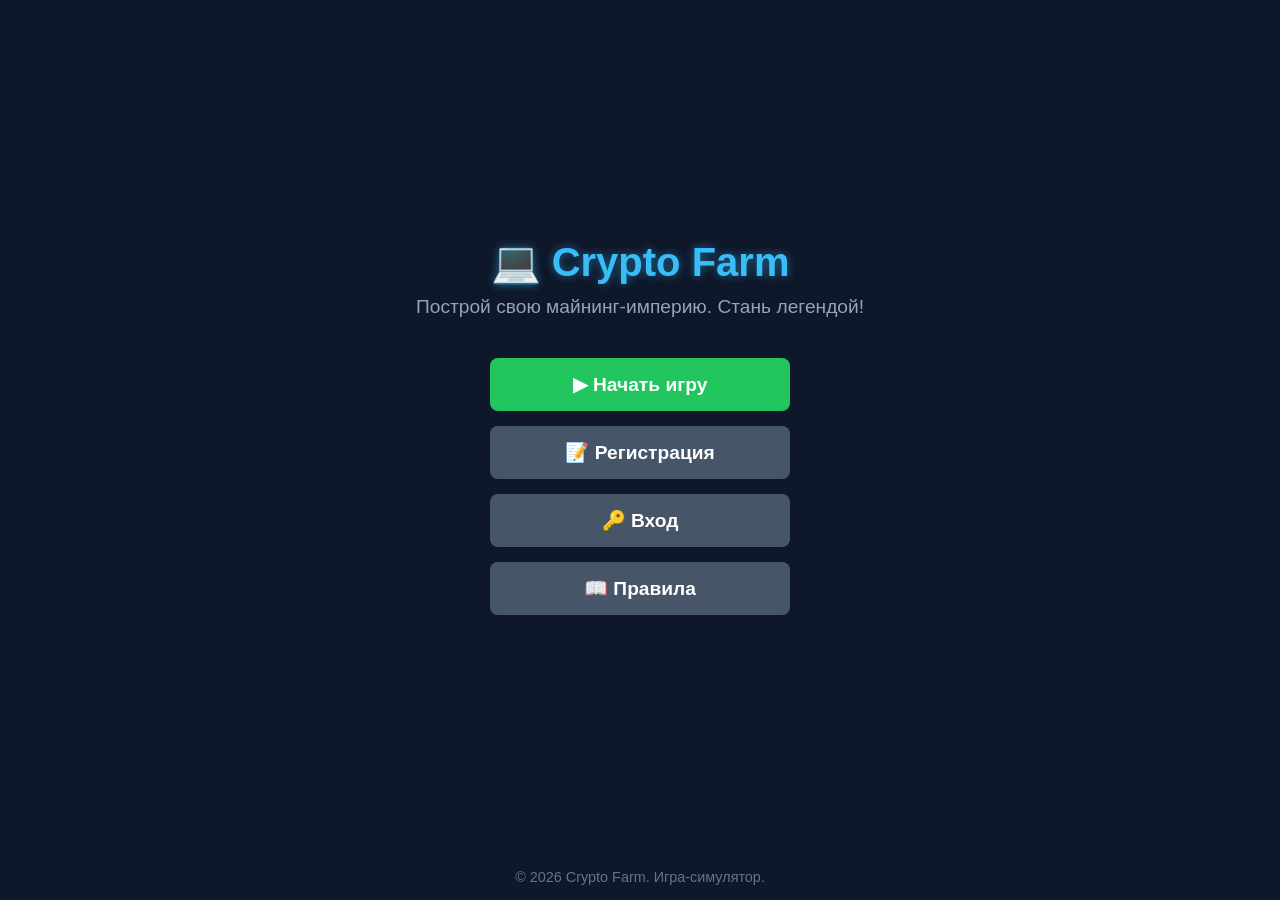
<file: index.html>
<!DOCTYPE html>
<html lang="ru">
<head>
    <meta charset="UTF-8">
    <meta name="viewport" content="width=device-width, initial-scale=1.0">
    <title>Crypto Farm — Симулятор Майнинга</title>
    <link rel="stylesheet" href="style.css">
</head>
<body class="menu-page">

    <div class="container">
        <h1>💻 Crypto Farm</h1>
        <p class="subtitle">Построй свою майнинг-империю. Стань легендой!</p>
        
        <div class="menu-buttons">
            <a href="game.html" class="btn btn-start">▶ Начать игру</a>
            <a href="register.html" class="btn btn-rules">📝 Регистрация</a>
            <a href="login.html" class="btn btn-rules">🔑 Вход</a>
            <a href="rules.html" class="btn btn-rules">📖 Правила</a>
        </div>
    </div>

    <footer>
        <p>© 2026 Crypto Farm. Игра-симулятор.</p>
    </footer>

</body>
</html>
</file>
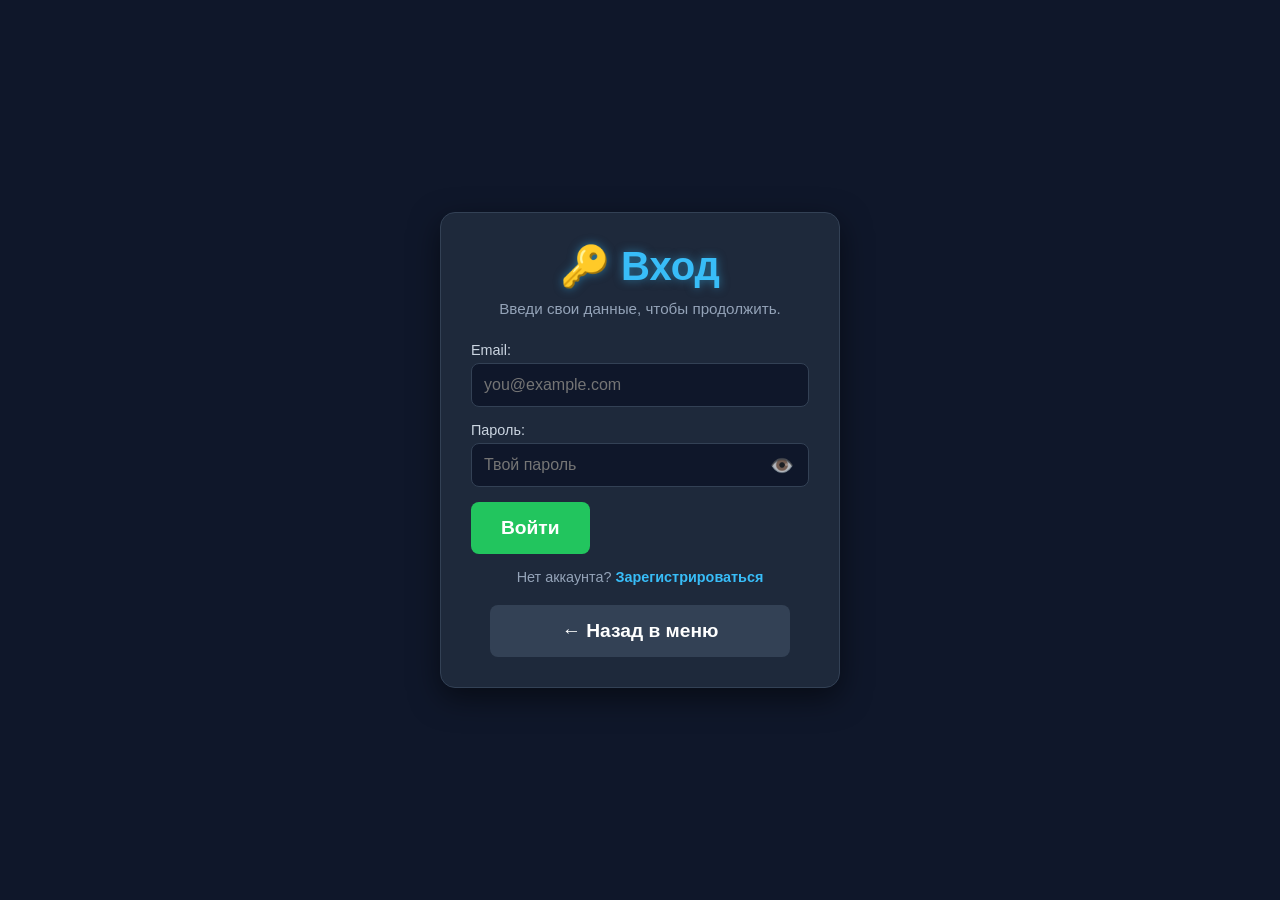
<file: game.html>
<!DOCTYPE html>
<html lang="ru">
<head>
    <meta charset="UTF-8">
    <meta name="viewport" content="width=device-width, initial-scale=1.0">
    <title>Игра — Crypto Farm</title>
    <link rel="stylesheet" href="style.css">
</head>
<body class="game-page">

    <div class="game-container">
        <header class="game-header">
            <div class="balance">
                <span>💰 Баланс:</span>
                <span id="coinsDisplay">0</span> монет
            </div>
            <div class="income">
                <span>⚡ Доход:</span>
                <span id="incomeDisplay">0</span>/сек
            </div>
        </header>

        <main class="game-main">
            <div class="farm-area">
                <button id="clickerBtn" class="clicker-btn">
                    <span class="coin-icon">⛏️</span>
                    <span class="coin-text">Добыть</span>
                </button>
                <p class="hint">Нажми, чтобы добыть монеты!</p>
            </div>

            <aside class="shop">
                <h2>🛒 Магазин</h2>
                <div id="shopItems"></div>
            </aside>
        </main>

        <footer class="game-footer">
            <a href="index.html" class="btn btn-back">← В меню</a>
            <a href="rules.html" class="btn btn-rules">📖 Правила</a>
            <button id="logoutBtn" class="btn btn-rules" style="background:#ef4444;">🚪 Выйти</button>
        </footer>
    </div>

    <script src="game.js"></script>
</body>
</html>
</file>
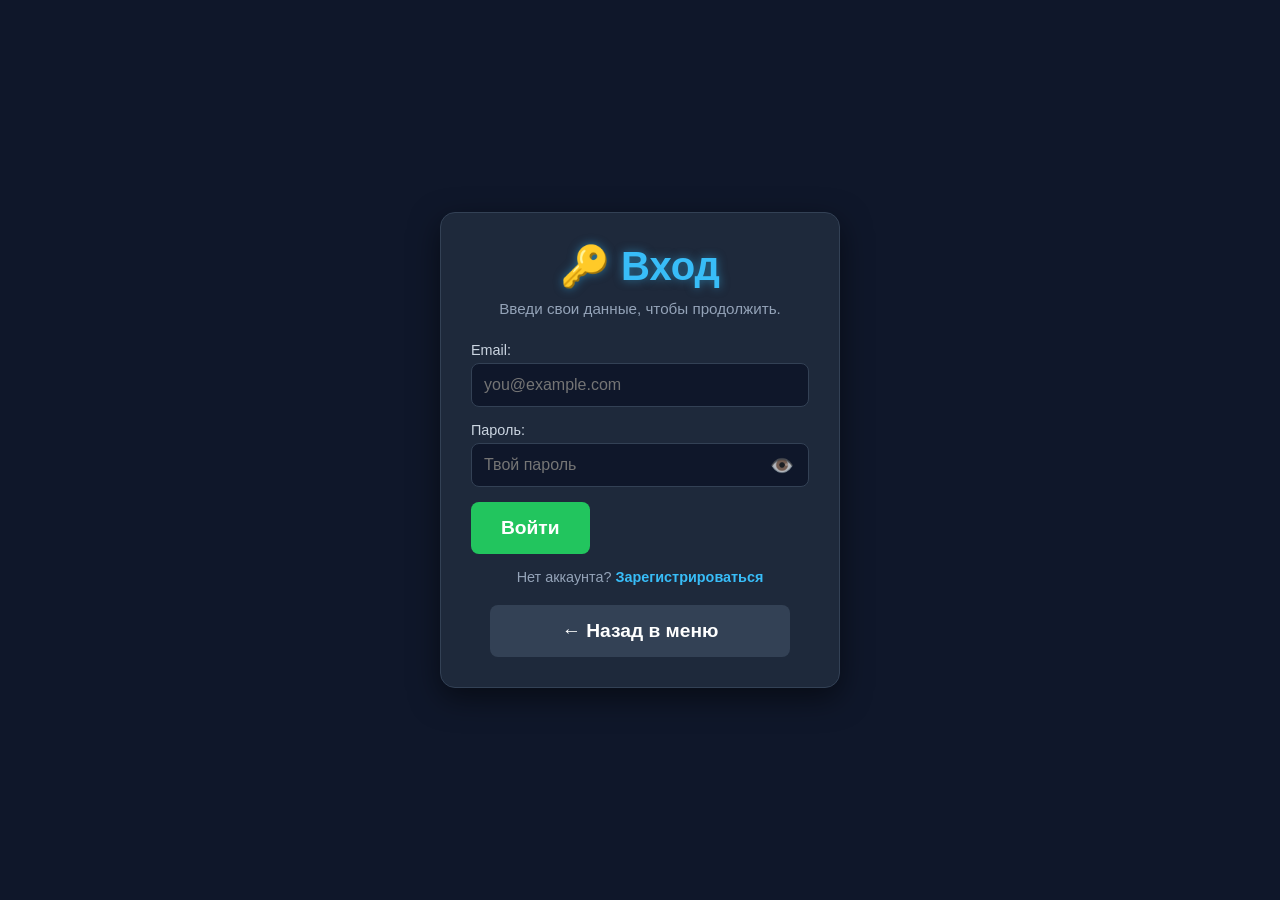
<file: login.html>
<!DOCTYPE html>
<html lang="ru">
<head>
    <meta charset="UTF-8">
    <meta name="viewport" content="width=device-width, initial-scale=1.0">
    <title>Вход — Crypto Farm</title>
    <link rel="stylesheet" href="style.css">
</head>
<body class="auth-page">

    <div class="auth-container">
        <h1>🔑 Вход</h1>
        <p class="auth-subtitle">Введи свои данные, чтобы продолжить.</p>

        <form id="loginForm" class="auth-form">
            <div class="input-group">
                <label for="loginEmail">Email:</label>
                <input type="email" id="loginEmail" placeholder="you@example.com" required>
            </div>

            <div class="input-group">
                <label for="loginPassword">Пароль:</label>
                <div class="password-wrapper">
                    <input type="password" id="loginPassword" placeholder="Твой пароль" required>
                    <button type="button" id="toggleLoginPassword" class="eye-btn">👁️</button>
                </div>
            </div>

            <button type="submit" class="btn btn-start">Войти</button>
        </form>

        <p class="auth-link">Нет аккаунта? <a href="register.html">Зарегистрироваться</a></p>
        <a href="index.html" class="btn btn-back">← Назад в меню</a>
    </div>

    <script src="auth.js"></script>
</body>
</html>
</file>
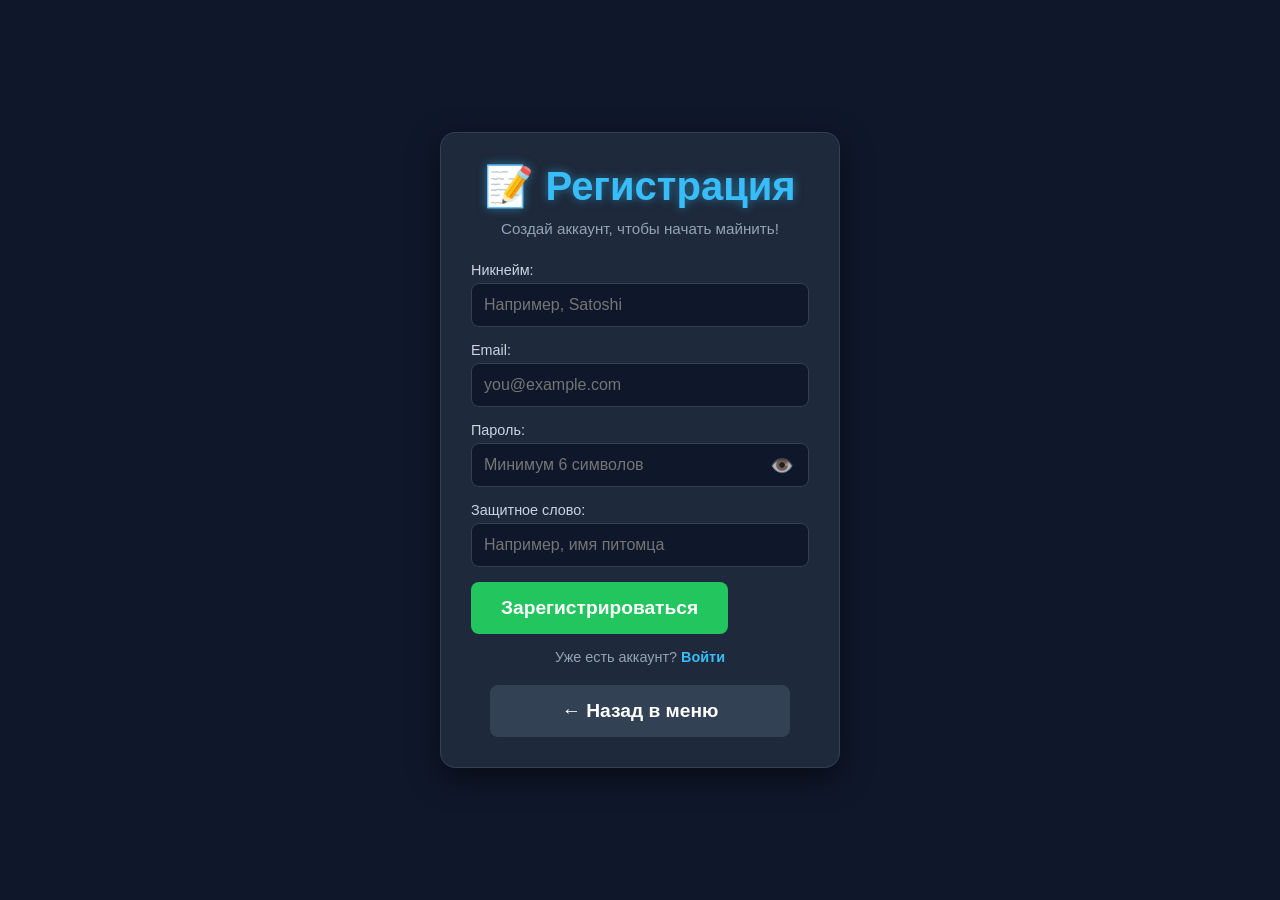
<file: register.html>
<!DOCTYPE html>
<html lang="ru">
<head>
    <meta charset="UTF-8">
    <meta name="viewport" content="width=device-width, initial-scale=1.0">
    <title>Регистрация — Crypto Farm</title>
    <link rel="stylesheet" href="style.css">
</head>
<body class="auth-page">

    <div class="auth-container">
        <h1>📝 Регистрация</h1>
        <p class="auth-subtitle">Создай аккаунт, чтобы начать майнить!</p>

        <form id="registerForm" class="auth-form">
            <div class="input-group">
                <label for="regNick">Никнейм:</label>
                <input type="text" id="regNick" placeholder="Например, Satoshi" required>
            </div>

            <div class="input-group">
                <label for="regEmail">Email:</label>
                <input type="email" id="regEmail" placeholder="you@example.com" required>
            </div>

            <div class="input-group">
                <label for="regPassword">Пароль:</label>
                <div class="password-wrapper">
                    <input type="password" id="regPassword" placeholder="Минимум 6 символов" required minlength="6">
                    <button type="button" id="togglePassword" class="eye-btn">👁️</button>
                </div>
            </div>

            <div class="input-group">
                <label for="regSecret">Защитное слово:</label>
                <input type="text" id="regSecret" placeholder="Например, имя питомца" required>
            </div>

            <button type="submit" class="btn btn-start">Зарегистрироваться</button>
        </form>

        <p class="auth-link">Уже есть аккаунт? <a href="login.html">Войти</a></p>
        <a href="index.html" class="btn btn-back">← Назад в меню</a>
    </div>

    <script src="auth.js"></script>
</body>
</html>
</file>
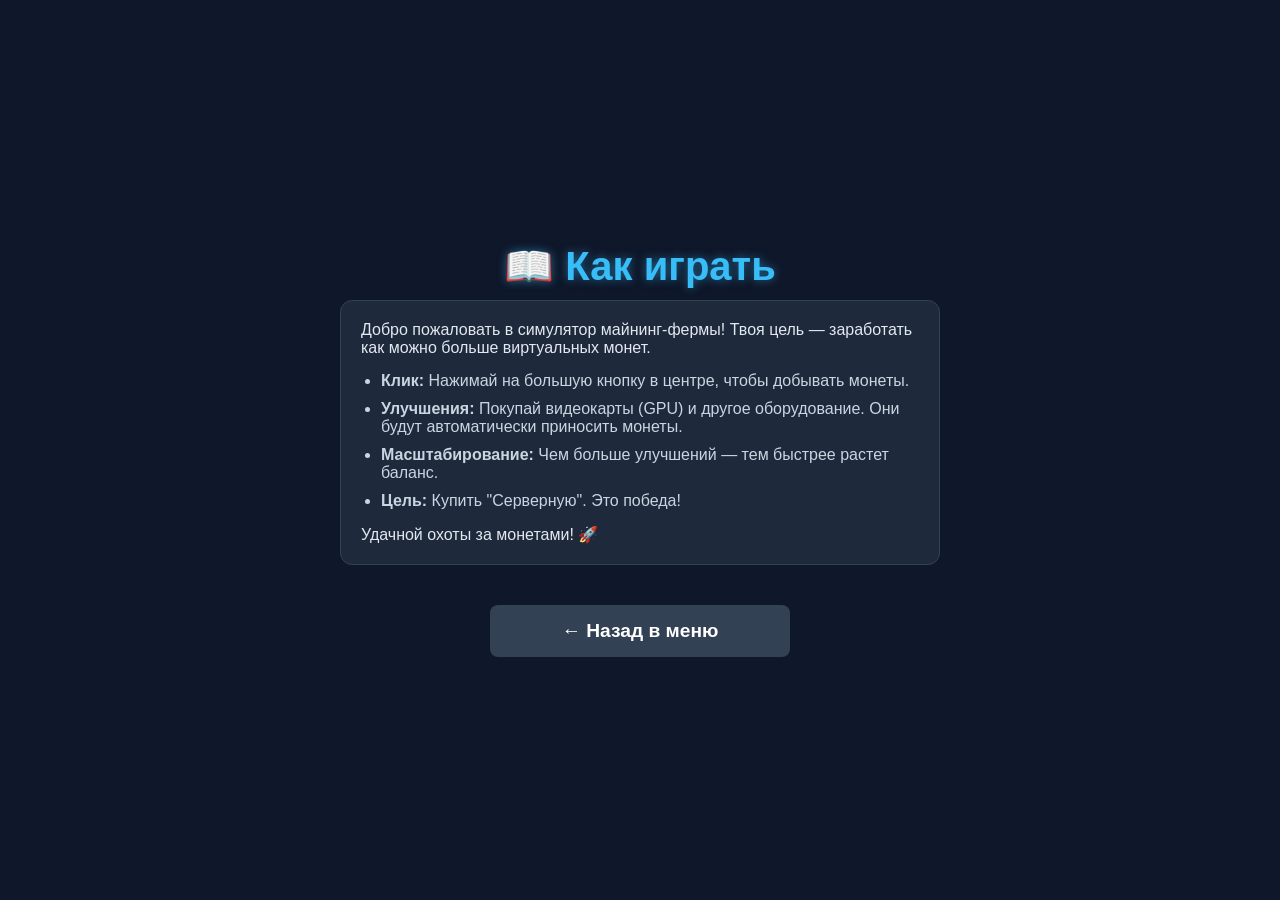
<file: rules.html>
<!DOCTYPE html>
<html lang="ru">
<head>
    <meta charset="UTF-8">
    <meta name="viewport" content="width=device-width, initial-scale=1.0">
    <title>Правила — Crypto Farm</title>
    <link rel="stylesheet" href="style.css">
</head>
<body class="rules-page">

    <div class="container">
        <h1>📖 Как играть</h1>
        <div class="rules-content">
            <p>Добро пожаловать в симулятор майнинг-фермы! Твоя цель — заработать как можно больше виртуальных монет.</p>
            <ul>
                <li><strong>Клик:</strong> Нажимай на большую кнопку в центре, чтобы добывать монеты.</li>
                <li><strong>Улучшения:</strong> Покупай видеокарты (GPU) и другое оборудование. Они будут автоматически приносить монеты.</li>
                <li><strong>Масштабирование:</strong> Чем больше улучшений — тем быстрее растет баланс.</li>
                <li><strong>Цель:</strong> Купить "Серверную". Это победа!</li>
            </ul>
            <p>Удачной охоты за монетами! 🚀</p>
        </div>
        <a href="index.html" class="btn btn-back">← Назад в меню</a>
    </div>

</body>
</html>
</file>
<file: style.css>
/* --- Общие стили --- */
* {
    margin: 0;
    padding: 0;
    box-sizing: border-box;
    font-family: 'Segoe UI', Tahoma, Geneva, Verdana, sans-serif;
}

body {
    background: #0f172a;
    color: #e2e8f0;
    min-height: 100vh;
    display: flex;
    flex-direction: column;
}

.container {
    flex: 1;
    display: flex;
    flex-direction: column;
    justify-content: center;
    align-items: center;
    padding: 20px;
    text-align: center;
}

/* --- Главная и Правила --- */
h1 {
    font-size: 2.5rem;
    color: #38bdf8;
    margin-bottom: 10px;
    text-shadow: 0 0 10px rgba(56, 189, 248, 0.5);
}

.subtitle {
    font-size: 1.2rem;
    color: #94a3b8;
    margin-bottom: 40px;
}

.menu-buttons {
    display: flex;
    flex-direction: column;
    gap: 15px;
    width: 100%;
    max-width: 300px;
}

.btn {
    display: inline-block;
    padding: 15px 30px;
    font-size: 1.2rem;
    text-decoration: none;
    border-radius: 8px;
    font-weight: bold;
    transition: transform 0.2s, box-shadow 0.2s;
    cursor: pointer;
    border: none;
    text-align: center;
}

.btn:hover {
    transform: translateY(-3px);
    box-shadow: 0 5px 15px rgba(0, 0, 0, 0.3);
}

.btn-start { background: #22c55e; color: #fff; }
.btn-rules { background: #475569; color: #fff; }
.btn-back { background: #334155; color: #fff; width: 100%; max-width: 300px; margin-top: 20px; }

.rules-content {
    background: #1e293b;
    padding: 20px;
    border-radius: 12px;
    text-align: left;
    max-width: 600px;
    margin-bottom: 20px;
    border: 1px solid #334155;
}

.rules-content ul { padding-left: 20px; margin: 15px 0; }
.rules-content li { margin-bottom: 10px; color: #cbd5e1; }

/* --- Игра --- */
.game-container {
    flex: 1;
    display: flex;
    flex-direction: column;
    max-width: 900px;
    margin: 0 auto;
    width: 100%;
    padding: 10px;
}

.game-header {
    background: #1e293b;
    padding: 15px;
    border-radius: 12px;
    display: flex;
    justify-content: space-between;
    margin-bottom: 20px;
    border: 1px solid #334155;
}

.balance, .income { font-size: 1.2rem; font-weight: bold; color: #38bdf8; }

.game-main { display: flex; gap: 20px; flex: 1; flex-direction: column; }

@media (min-width: 768px) {
    .game-main { flex-direction: row; }
}

.farm-area {
    flex: 1;
    display: flex;
    flex-direction: column;
    justify-content: center;
    align-items: center;
    background: #1e293b;
    border-radius: 12px;
    padding: 20px;
    border: 1px solid #334155;
    min-height: 300px;
}

.clicker-btn {
    width: 200px;
    height: 200px;
    border-radius: 50%;
    background: radial-gradient(circle, #0ea5e9, #0284c7);
    border: 5px solid #38bdf8;
    color: white;
    font-size: 1.5rem;
    font-weight: bold;
    cursor: pointer;
    display: flex;
    flex-direction: column;
    align-items: center;
    justify-content: center;
    box-shadow: 0 0 20px rgba(56, 189, 248, 0.4);
    transition: transform 0.1s;
}

.clicker-btn:active { transform: scale(0.95); }
.coin-icon { font-size: 3rem; margin-bottom: 5px; }
.hint { margin-top: 15px; color: #94a3b8; font-size: 0.9rem; }

.shop { flex: 1; background: #1e293b; border-radius: 12px; padding: 20px; border: 1px solid #334155; }
.shop h2 { color: #38bdf8; margin-bottom: 15px; font-size: 1.3rem; }

.shop-item {
    background: #0f172a;
    padding: 15px;
    border-radius: 8px;
    margin-bottom: 10px;
    display: flex;
    justify-content: space-between;
    align-items: center;
    border: 1px solid #334155;
}

.shop-item-info h3 { font-size: 1.1rem; margin-bottom: 5px; color: #e2e8f0; }
.shop-item-info p { font-size: 0.8rem; color: #94a3b8; }

.buy-btn {
    background: #22c55e;
    color: white;
    border: none;
    padding: 8px 15px;
    border-radius: 6px;
    font-weight: bold;
    cursor: pointer;
    transition: background 0.2s;
}

.buy-btn:hover { background: #16a34a; }
.buy-btn:disabled { background: #475569; cursor: not-allowed; opacity: 0.5; }

.game-footer { display: flex; gap: 10px; margin-top: 20px; justify-content: center; flex-wrap: wrap; }
footer { text-align: center; padding: 15px; color: #64748b; font-size: 0.9rem; }

/* --- Вход и Регистрация --- */
.auth-page { justify-content: center; align-items: center; background: #0f172a; }

.auth-container {
    background: #1e293b;
    padding: 30px;
    border-radius: 15px;
    width: 100%;
    max-width: 400px;
    box-shadow: 0 10px 30px rgba(0, 0, 0, 0.5);
    border: 1px solid #334155;
    text-align: center;
    margin: 20px;
}

.auth-subtitle { color: #94a3b8; margin-bottom: 25px; font-size: 0.95rem; }
.auth-form { text-align: left; }
.auth-form .input-group { margin-bottom: 15px; }
.auth-form label { display: block; margin-bottom: 5px; color: #cbd5e1; font-size: 0.9rem; }

.auth-form input {
    width: 100%;
    padding: 12px;
    border-radius: 8px;
    border: 1px solid #334155;
    background: #0f172a;
    color: #e2e8f0;
    font-size: 1rem;
    outline: none;
    transition: border 0.3s;
}

.auth-form input:focus { border-color: #38bdf8; }
.password-wrapper { position: relative; }
.password-wrapper input { padding-right: 45px; }

.eye-btn {
    position: absolute;
    right: 10px;
    top: 50%;
    transform: translateY(-50%);
    background: none;
    border: none;
    cursor: pointer;
    font-size: 1.2rem;
    opacity: 0.7;
    padding: 5px;
}

.eye-btn:hover { opacity: 1; }
.auth-link { margin-top: 15px; color: #94a3b8; font-size: 0.9rem; }
.auth-link a { color: #38bdf8; text-decoration: none; font-weight: bold; }
.auth-link a:hover { text-decoration: underline; }
</file>
